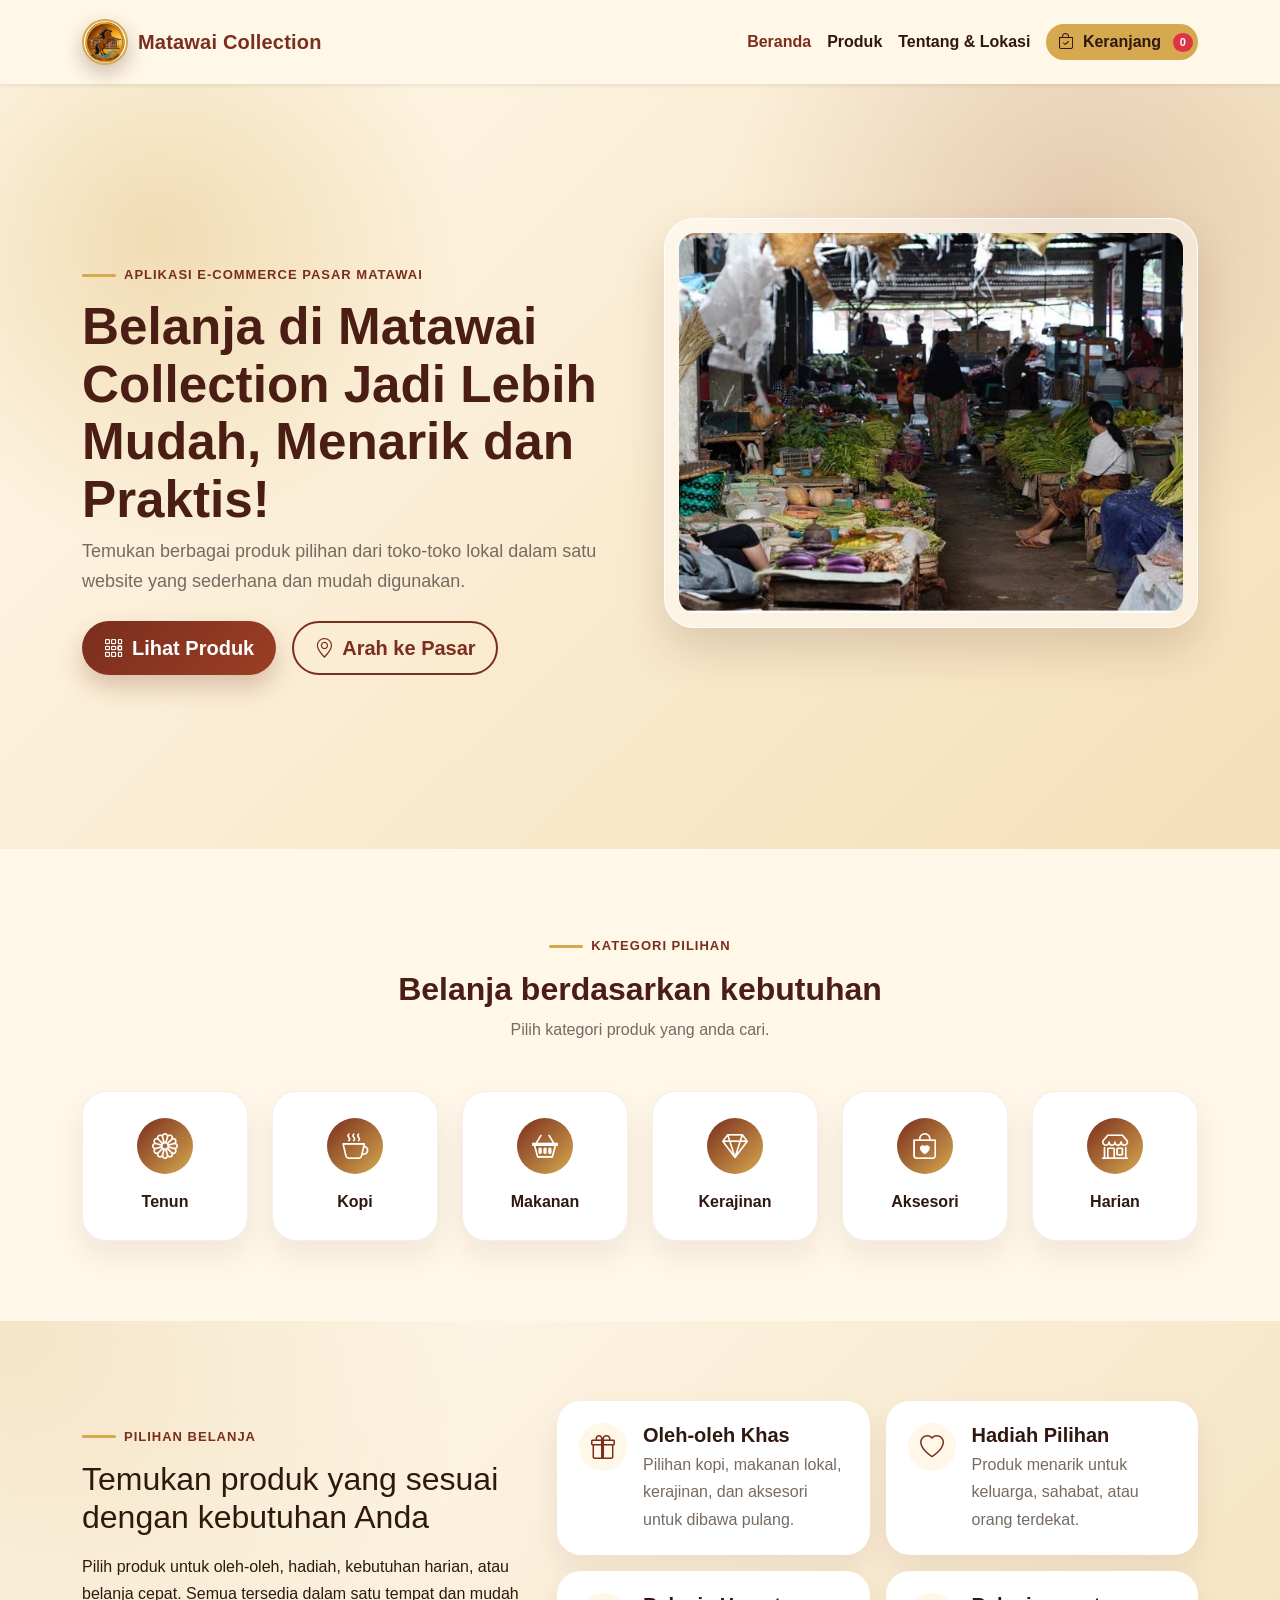
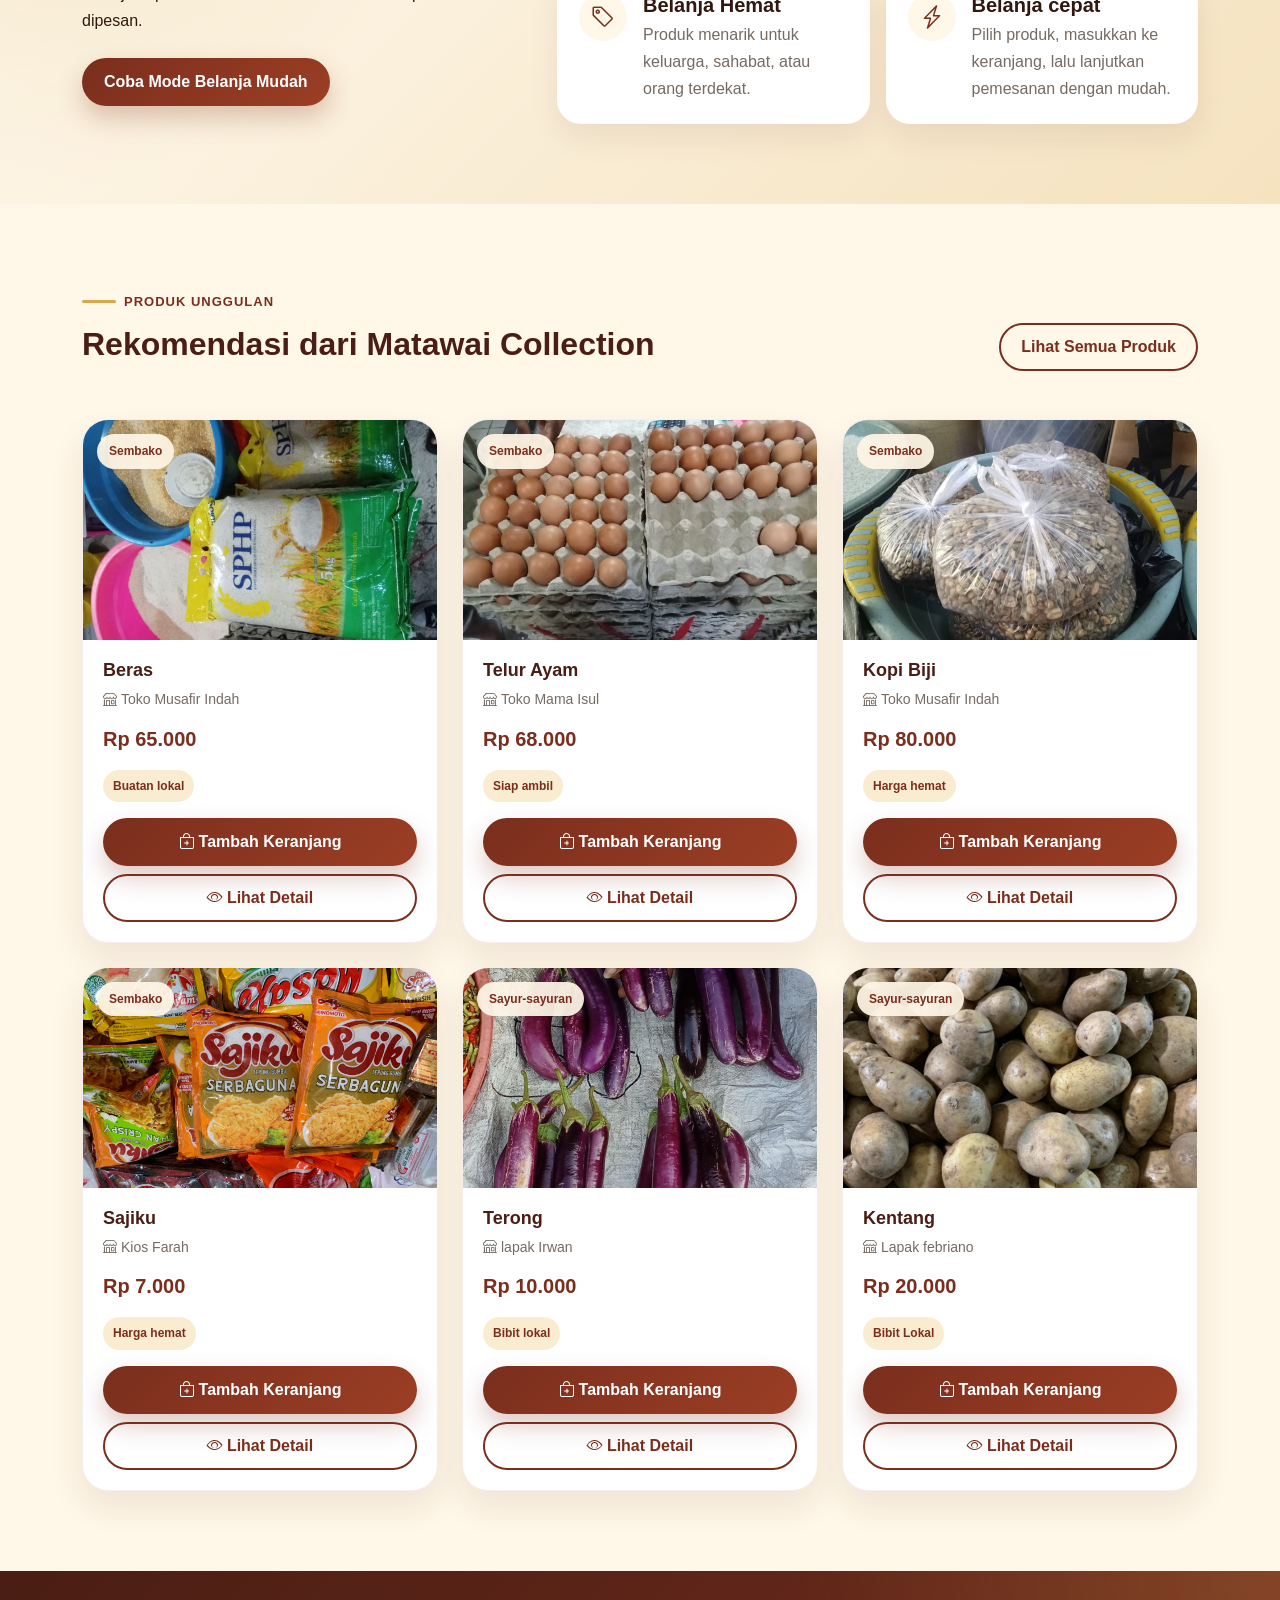
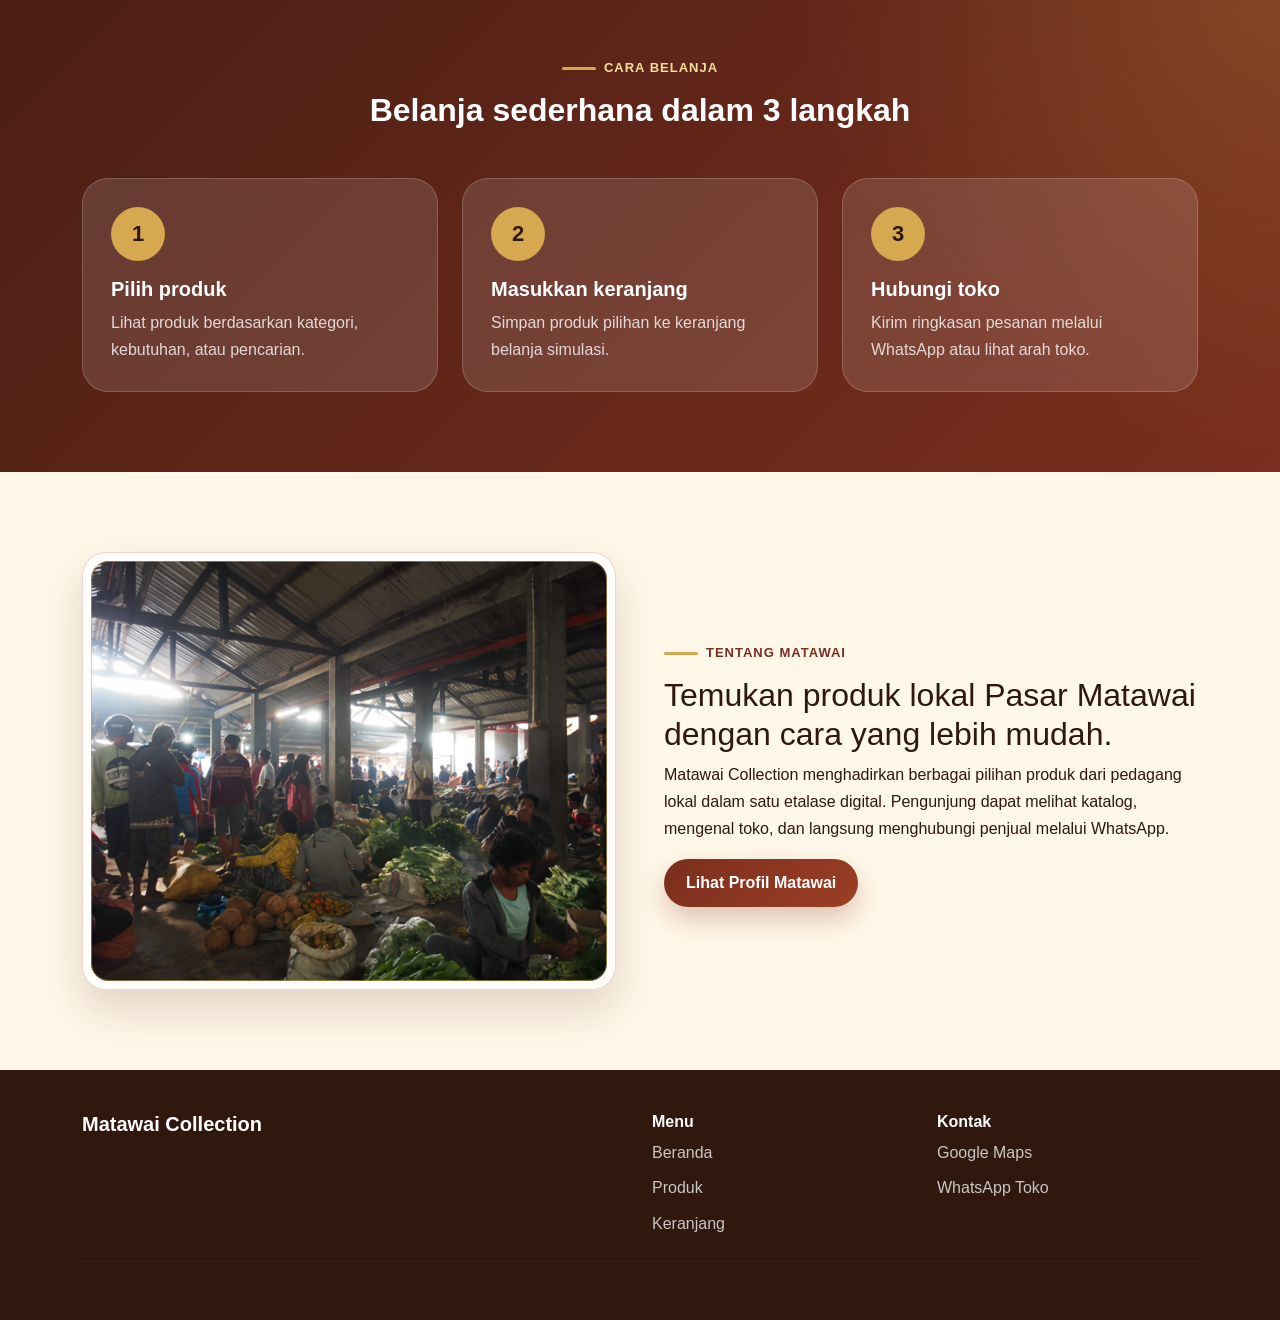
<file: matawai_collection_frontend/matawai_collection_frontend/index.html>
<!doctype html>
<html lang="id">
<head>
  <meta charset="utf-8">
  <meta name="viewport" content="width=device-width, initial-scale=1">
  <title>Matawai Collection | Etalase Digital Pasar Matawai</title>

  <!-- Bootstrap CSS -->
  <link href="https://cdn.jsdelivr.net/npm/bootstrap@5.3.3/dist/css/bootstrap.min.css" rel="stylesheet"><!-- Memuat Bootstrap CSS dari CDN untuk layout dan komponen responsif -->


  <!-- Bootstrap Icons -->
  <link href="https://cdn.jsdelivr.net/npm/bootstrap-icons@1.11.3/font/bootstrap-icons.css" rel="stylesheet"><!-- Memuat Bootstrap Icons untuk ikon pada tombol dan menu -->


  <!-- CSS Custom -->
  <link rel="stylesheet" href="css/style.css"><!-- Memuat CSS custom untuk desain Matawai Collection -->
</head> <!-- Menutup bagian head -->
<body><!-- Membuka isi halaman yang terlihat di browser -->

  <!-- Navbar -->
  <nav class="navbar navbar-expand-lg navbar-light bg-cream sticky-top shadow-sm"><!-- Membuat navbar utama yang responsif -->
    <div class="container"><!-- Bootstrap: membatasi lebar konten dan memberi jarak kanan kiri -->   
      <a class="navbar-brand brand-logo" href="index.html"><!-- Link menuju halaman index.html -->
      <span class="brand-mark"> <!-- Membuat elemen kecil untuk teks, ikon, atau badge -->
      <img src="img/logo-matawai.png" alt="Logo Matawai Collection"><!-- Menampilkan gambar dari folder img -->
     </span><!-- Menutup elemen span -->
      <span>Matawai Collection</span><!-- Membuat elemen kecil untuk teks, ikon, atau badge -->
      </a><!-- Menutup elemen tautan -->

      <button class="navbar-toggler" type="button" data-bs-toggle="collapse" data-bs-target="#menuNavbar"><!-- Tombol Bootstrap untuk membuka atau menutup menu/modal -->
        <span class="navbar-toggler-icon"></span> <!-- Bootstrap: ikon hamburger bawaan -->
      </button><!-- Menutup elemen tombol -->


      <div class="collapse navbar-collapse" id="menuNavbar"><!-- ID untuk target collapse navbar Bootstrap -->
        <ul class="navbar-nav ms-auto mb-2 mb-lg-0 align-items-lg-center"><!-- Bootstrap: daftar menu navigasi; Bootstrap: mendorong elemen ke kanan secara otomatis -->
          <li class="nav-item"><a class="nav-link active" href="index.html">Beranda</a></li><!-- Bootstrap: item di dalam menu navigasi -->
          <li class="nav-item"><a class="nav-link" href="produk.html">Produk</a></li><!-- Bootstrap: item di dalam menu navigasi -->
          <li class="nav-item"><a class="nav-link" href="tentang.html">Tentang & Lokasi</a></li><!-- Bootstrap: item di dalam menu navigasi -->
          <li class="nav-item ms-lg-2"> <!-- Bootstrap: item di dalam menu navigasi; Bootstrap: margin kiri pada layar besar -->
            <a class="btn btn-gold position-relative" href="keranjang.html"><!-- Link menuju halaman keranjang.html -->
              <i class="bi bi-bag-check me-1"></i> Keranjang  <!-- Menampilkan ikon dari Bootstrap Icons -->
              <span class="cart-count badge rounded-pill text-bg-danger">0</span><!-- Bootstrap: label kecil untuk angka/status; Bootstrap: membuat bentuk sangat bulat -->
            </a><!-- Menutup elemen tautan -->
          </li> <!-- Menutup item daftar -->
        </ul><!-- Menutup daftar menu -->
      </div><!-- Menutup pembungkus div -->
    </div><!-- Menutup pembungkus div -->
  </nav><!-- Menutup navbar utama -->

  <!-- Hero -->
 <!-- Hero -->
<header class="hero-section"> <!-- Membuka bagian header atau hero halaman -->
  <div class="container"> <!-- Bootstrap: membatasi lebar konten dan memberi jarak kanan kiri -->
    <div class="row align-items-center g-5"> <!-- Bootstrap: membuat baris grid; Bootstrap: meratakan elemen di tengah secara vertikal -->

      <div class="col-lg-6"><!-- Bootstrap: kolom 6 dari 12 bagian pada layar besar -->
        <span class="eyebrow">Aplikasi E-commerce Pasar Matawai</span>  <!-- Membuat elemen kecil untuk teks, ikon, atau badge -->

        <h1 class="hero-title"><!-- Menampilkan judul atau subjudul pada halaman -->
          Belanja di Matawai Collection Jadi Lebih Mudah, Menarik dan Praktis! <!-- Teks konten yang ditampilkan kepada pengguna -->
        </h1><!-- Menutup elemen judul -->

        <p class="hero-text"><!-- Menampilkan paragraf teks informasi -->
          Temukan berbagai produk pilihan dari toko-toko lokal dalam satu website yang sederhana dan mudah digunakan. <!-- Teks konten yang ditampilkan kepada pengguna -->
        </p><!-- Menutup paragraf -->

        <div class="d-flex flex-column flex-sm-row gap-3 mt-4"> <!-- Bootstrap: mengaktifkan flexbox; Bootstrap: susunan flex secara vertikal -->
          <a href="produk.html" class="btn btn-main btn-lg"><!-- Link menuju halaman produk.html -->
            <i class="bi bi-grid-3x3-gap me-2"></i>Lihat Produk <!-- Menampilkan ikon dari Bootstrap Icons -->
          </a><!-- Menutup elemen tautan -->

          <a href="tentang.html#lokasi" class="btn btn-outline-main btn-lg"><!-- Link menuju halaman tentang.html#lokasi -->
            <i class="bi bi-geo-alt me-2"></i>Arah ke Pasar<!-- Menampilkan ikon dari Bootstrap Icons -->
          </a><!-- Menutup elemen tautan -->
        </div><!-- Menutup pembungkus div -->
      </div><!-- Menutup pembungkus div -->

      <div class="col-lg-6">
        <div class="hero-card">
          <img 
            src="img/cuplikanpasarmatawai.jpeg" 
            alt="Ilustrasi Pasar Matawai" 
            class="img-fluid rounded-4">

          </div>
        </div>
      </div>

    </div>
  </div>
</header>

  <!-- Kategori -->
  <section class="section-padding">
    <div class="container">
      <div class="section-heading text-center">
        <span class="eyebrow">Kategori pilihan</span>
        <h2>Belanja berdasarkan kebutuhan</h2>
        <p>Pilih kategori produk yang anda cari.</p>
      </div>

      <div class="row g-4 mt-2">
        <div class="col-6 col-md-4 col-lg-2">
          <a class="category-card" href="produk.html?kategori=Tenun">
            <i class="bi bi-flower1"></i>
            <span>Tenun</span>
          </a>
        </div>
        <div class="col-6 col-md-4 col-lg-2">
          <a class="category-card" href="produk.html?kategori=Kopi">
            <i class="bi bi-cup-hot"></i>
            <span>Kopi</span>
          </a>
        </div>
        <div class="col-6 col-md-4 col-lg-2">
          <a class="category-card" href="produk.html?kategori=Makanan">
            <i class="bi bi-basket2"></i>
            <span>Makanan</span>
          </a>
        </div>
        <div class="col-6 col-md-4 col-lg-2">
          <a class="category-card" href="produk.html?kategori=Kerajinan">
            <i class="bi bi-gem"></i>
            <span>Kerajinan</span>
          </a>
        </div>
        <div class="col-6 col-md-4 col-lg-2">
          <a class="category-card" href="produk.html?kategori=Aksesori">
            <i class="bi bi-bag-heart"></i>
            <span>Aksesori</span>
          </a>
        </div>
        <div class="col-6 col-md-4 col-lg-2">
          <a class="category-card" href="produk.html?kategori=Produk Harian">
            <i class="bi bi-shop"></i>
            <span>Harian</span>
          </a>
        </div>
      </div>
    </div>
  </section>

  <!-- Inovasi Mode Belanja Mudah -->
  <section class="section-padding bg-soft">
    <div class="container">
      <div class="row align-items-center g-4">
        <div class="col-lg-5">
          <span class="eyebrow">Pilihan Belanja</span>
          <h2 class="mb-3">Temukan produk yang sesuai dengan kebutuhan Anda</h2>
          <p>
            Pilih produk untuk oleh-oleh, hadiah, kebutuhan harian, atau belanja cepat. Semua tersedia dalam satu tempat dan mudah dipesan.
          </p>
          <a href="produk.html?mode=Oleh-oleh" class="btn btn-main mt-2">
            Coba Mode Belanja Mudah
          </a>
        </div>

        <div class="col-lg-7">
          <div class="row g-3">
            <div class="col-md-6">
              <a href="produk.html?mode=Oleh-oleh" class="need-card">
                <i class="bi bi-gift"></i>
                <div>
                  <h5>Oleh-oleh Khas</h5>
                  <p>Pilihan kopi, makanan lokal, kerajinan, dan aksesori untuk dibawa pulang.</p>
                </div>
              </a>
            </div>
            <div class="col-md-6">
              <a href="produk.html?mode=Hadiah" class="need-card">
                <i class="bi bi-heart"></i>
                <div>
                  <h5>Hadiah Pilihan</h5>
                  <p>Produk menarik untuk keluarga, sahabat, atau orang terdekat.</p>
                </div>
              </a>
            </div>
            <div class="col-md-6">
              <a href="produk.html?mode=Murah" class="need-card">
                <i class="bi bi-tag"></i>
                <div>
                  <h5>Belanja Hemat</h5>
                  <p>Produk menarik untuk keluarga, sahabat, atau orang terdekat.</p>
                </div>
              </a>
            </div>
            <div class="col-md-6">
              <a href="produk.html?mode=Cepat" class="need-card">
                <i class="bi bi-lightning-charge"></i>
                <div>
                  <h5>Belanja cepat</h5>
                  <p>Pilih produk, masukkan ke keranjang, lalu lanjutkan pemesanan dengan mudah.</p>
                </div>
              </a>
            </div>
          </div>
        </div>
      </div>
    </div>
  </section>

  <!-- Produk Unggulan -->
  <section class="section-padding">
    <div class="container">
      <div class="section-heading d-flex flex-column flex-md-row justify-content-between align-items-md-end gap-3">
        <div>
          <span class="eyebrow">Produk unggulan</span>
          <h2>Rekomendasi dari Matawai Collection</h2>
        </div>
        <a href="produk.html" class="btn btn-outline-main">Lihat Semua Produk</a>
      </div>

      <div class="row g-4 mt-2" id="featuredProducts"></div>
    </div>
  </section>

  <!-- Cara Belanja -->
  <section class="section-padding bg-brown text-white">
    <div class="container">
      <div class="section-heading text-center text-white">
        <span class="eyebrow light">Cara belanja</span>
        <h2>Belanja sederhana dalam 3 langkah</h2>
      </div>

      <div class="row g-4 mt-2">
        <div class="col-md-4">
          <div class="step-card">
            <span>1</span>
            <h5>Pilih produk</h5>
            <p>Lihat produk berdasarkan kategori, kebutuhan, atau pencarian.</p>
          </div>
        </div>
        <div class="col-md-4">
          <div class="step-card">
            <span>2</span>
            <h5>Masukkan keranjang</h5>
            <p>Simpan produk pilihan ke keranjang belanja simulasi.</p>
          </div>
        </div>
        <div class="col-md-4">
          <div class="step-card">
            <span>3</span>
            <h5>Hubungi toko</h5>
            <p>Kirim ringkasan pesanan melalui WhatsApp atau lihat arah toko.</p>
          </div>
        </div>
      </div>
    </div>
  </section>

  <!-- Tentang Singkat -->
  <section class="section-padding">
    <div class="container">
      <div class="row align-items-center g-5">
        <div class="col-lg-6">
          <div class="matawai-photo-frame">
            <img src="img/matawai-pict.jpeg" alt="Produk Matawai">
          </div>
        </div>   
        <div class="col-lg-6">
          <span class="eyebrow">Tentang Matawai</span>
          <h2>Temukan produk lokal Pasar Matawai dengan cara yang lebih mudah.</h2>
          <p>
            Matawai Collection menghadirkan berbagai pilihan produk dari pedagang lokal dalam satu etalase digital. Pengunjung dapat melihat katalog, mengenal toko, dan langsung menghubungi penjual melalui WhatsApp.
          </p>
          <a href="tentang.html" class="btn btn-main">Lihat Profil Matawai</a>
        </div>
      </div>
    </div>
  </section>

  <!-- Footer -->
  <footer class="footer-section">
    <div class="container">
      <div class="row g-4">
        <div class="col-md-6">
          <h5>Matawai Collection</h5>
        </div>
        <div class="col-md-3">
          <h6>Menu</h6>
          <a href="index.html">Beranda</a>
          <a href="produk.html">Produk</a>
          <a href="keranjang.html">Keranjang</a>
        </div>
        <div class="col-md-3">
          <h6>Kontak</h6>
          <a href="tentang.html#lokasi">Google Maps</a>
          <a href="https://wa.me/6281234567890" target="_blank">WhatsApp Toko</a>
        </div>
      </div>
      <hr>
    </div>
  </footer>

  <!-- Modal Detail Produk -->
  <div class="modal fade" id="productModal" tabindex="-1">
    <div class="modal-dialog modal-lg modal-dialog-centered">
      <div class="modal-content modal-custom">
        <div class="modal-header">
          <h5 class="modal-title" id="modalProductTitle">Detail Produk</h5>
          <button type="button" class="btn-close" data-bs-dismiss="modal"></button>
        </div>
        <div class="modal-body" id="modalProductBody"></div>
      </div>
    </div>
  </div>

  <!-- Bootstrap JavaScript -->
  <script src="https://cdn.jsdelivr.net/npm/bootstrap@5.3.3/dist/js/bootstrap.bundle.min.js"></script>

  <!-- Data dan Script -->
  <script src="js/data.js"></script>
  <script src="js/app.js"></script>
</body>
</html>
</file>
<file: matawai_collection_frontend/matawai_collection_frontend/css/style.css>
/* =========================================================
   Matawai Collection
   Website e-commerce sederhana berbasis front end
   Teknologi: HTML, CSS, JavaScript, Bootstrap
   ========================================================= */

/* Warna utama website */
:root {
  --merah-coklat: #7A2E1D;
  --merah-coklat-gelap: #4A1E14;
  --emas: #D6A84F;
  --emas-muda: #F6DE9D;
  --cream: #FFF7E8;
  --cream-tua: #F3E3C3;
  --coklat-tua: #30180F;
  --abu: #766A61;
  --putih: #FFFFFF;
  --bayangan: 0 18px 45px rgba(74, 30, 20, 0.13);
}

/* Reset sederhana */
* {
  box-sizing: border-box;
}

body {
  margin: 0;
  font-family: Arial, Helvetica, sans-serif;
  color: var(--coklat-tua);
  background: var(--cream);
  line-height: 1.7;
}

a {
  text-decoration: none;
}

img {
  max-width: 100%;
}

/* Background */
.bg-cream {
  background: rgba(255, 247, 232, 0.96);
  backdrop-filter: blur(10px);
}

.bg-soft {
  background:
    radial-gradient(circle at top left, rgba(214, 168, 79, 0.25), transparent 35%),
    linear-gradient(135deg, #fffaf0, #f5e2bf);
}

.bg-brown {
  background:
    radial-gradient(circle at top right, rgba(214, 168, 79, 0.22), transparent 35%),
    linear-gradient(135deg, var(--merah-coklat-gelap), var(--merah-coklat));
}

.section-padding {
  padding: 80px 0;
}

.shadow-soft {
  box-shadow: var(--bayangan);
}

/* Navbar */
.navbar {
  padding: 14px 0;
}

.brand-logo {
  display: inline-flex;
  align-items: center;
  gap: 10px;
  color: var(--merah-coklat) !important;
  font-weight: 800;
  letter-spacing: 0.2px;
}

.brand-mark {
  width: 46px;
  height: 46px;
  border-radius: 50%;
  display: inline-flex;
  align-items: center;
  justify-content: center;
  background: var(--putih);
  overflow: hidden;
  box-shadow: 0 8px 20px rgba(74, 30, 20, 0.28);
  border: 2px solid var(--emas);
}

.brand-mark img {
  width: 100%;
  height: 100%;
  object-fit: cover;
}

.nav-link {
  font-weight: 700;
  color: var(--coklat-tua);
}

.nav-link:hover,
.nav-link.active {
  color: var(--merah-coklat) !important;
}

/* Tombol */
.btn-main {
  background: linear-gradient(135deg, var(--merah-coklat), #9C3E25);
  color: var(--putih);
  border: none;
  border-radius: 999px;
  font-weight: 700;
  padding: 12px 22px;
  box-shadow: 0 12px 24px rgba(122, 46, 29, 0.25);
}

.btn-main:hover {
  background: linear-gradient(135deg, var(--merah-coklat-gelap), var(--merah-coklat));
  color: var(--putih);
  transform: translateY(-1px);
}

.btn-outline-main {
  color: var(--merah-coklat);
  border: 2px solid var(--merah-coklat);
  border-radius: 999px;
  font-weight: 700;
  padding: 10px 20px;
  background: transparent;
}

.btn-outline-main:hover {
  background: var(--merah-coklat);
  color: var(--putih);
}

.btn-gold {
  background: var(--emas);
  color: var(--coklat-tua);
  border-radius: 999px;
  font-weight: 800;
  border: none;
}

.btn-gold:hover {
  background: #c8983e;
  color: var(--coklat-tua);
}

/* Badge keranjang */
.cart-count {
  position: absolute;
  top: -7px;
  right: -7px;
  font-size: 11px;
}

/* Hero */
.hero-section {
  padding: 90px 0;
  min-height: 85vh;
  display: flex;
  align-items: center;
  background:
    radial-gradient(circle at 12% 20%, rgba(214, 168, 79, 0.32), transparent 24%),
    radial-gradient(circle at 84% 18%, rgba(122, 46, 29, 0.17), transparent 28%),
    linear-gradient(135deg, #fff8ea, #f5dfb8);
  overflow: hidden;
}

.eyebrow {
  display: inline-flex;
  align-items: center;
  gap: 8px;
  color: var(--merah-coklat);
  font-weight: 800;
  letter-spacing: 1px;
  text-transform: uppercase;
  font-size: 13px;
  margin-bottom: 12px;
}

.eyebrow::before {
  content: "";
  width: 34px;
  height: 3px;
  background: var(--emas);
  border-radius: 999px;
}

.eyebrow.light {
  color: var(--emas-muda);
}

.hero-title {
  font-size: clamp(34px, 4vw, 54px);
  line-height: 1.12;
  font-weight: 900;
  color: var(--merah-coklat-gelap);
}

.hero-text {
  font-size: 18px;
  color: var(--abu);
  max-width: 580px;
}

.hero-mini-info {
  display: flex;
  flex-wrap: wrap;
  gap: 14px;
}

.hero-mini-info div {
  min-width: 120px;
  padding: 14px 18px;
  background: rgba(255, 255, 255, 0.7);
  border: 1px solid rgba(122, 46, 29, 0.1);
  border-radius: 18px;
}

.hero-mini-info strong {
  display: block;
  font-size: 24px;
  color: var(--merah-coklat);
}

.hero-mini-info span {
  color: var(--abu);
  font-size: 13px;
}

.hero-card {
  position: relative;
  max-width: 560px;
  margin-left: auto;
  margin-right: 0;
  margin-bottom: 48px;
  background: rgba(255, 255, 255, 0.48);
  border: 1px solid rgba(255, 255, 255, 0.85);
  border-radius: 30px;
  padding: 14px;
  box-shadow: 0 22px 45px rgba(74, 30, 20, 0.16);
  overflow: visible;
  transform: translateY(-20px);
}

.hero-card img {
  width: 100%;
  height: 380px;
  object-fit: cover;
  display: block;
  border-radius: 22px;
}

.floating-card {
  position: absolute;
  z-index: 3;
  display: inline-flex;
  align-items: center;
  gap: 10px;
  background: rgba(255, 255, 255, 0.98);
  color: var(--merah-coklat);
  border-radius: 999px;
  padding: 13px 22px;
  font-weight: 900;
  font-size: 18px;
  line-height: 1.2;
  white-space: nowrap;
  box-shadow: 0 14px 30px rgba(74, 30, 20, 0.18);
  border: 1px solid rgba(214, 168, 79, 0.25);
}

.floating-card i {
  color: var(--emas);
  font-size: 22px;
  flex-shrink: 0;
}

/* Posisi badge WhatsApp agar tidak menutupi gambar */
.card-two {
  right: -15px;
  bottom: -60px;
}

/* Section heading */
.section-heading {
  margin-bottom: 24px;
}

.section-heading h2 {
  font-weight: 900;
  color: var(--merah-coklat-gelap);
}

.section-heading p {
  color: var(--abu);
  max-width: 720px;
}

.section-heading.text-center p {
  margin-left: auto;
  margin-right: auto;
}

.text-white .section-heading h2,
.section-heading.text-white h2,
.section-heading.text-white p {
  color: var(--putih);
}

/* Category */
.category-card {
  min-height: 150px;
  background: var(--putih);
  border: 1px solid rgba(122, 46, 29, 0.08);
  border-radius: 24px;
  padding: 22px;
  color: var(--coklat-tua);
  display: flex;
  flex-direction: column;
  align-items: center;
  justify-content: center;
  gap: 14px;
  text-align: center;
  box-shadow: 0 14px 30px rgba(74, 30, 20, 0.08);
  transition: 0.25s ease;
}

.category-card i {
  width: 56px;
  height: 56px;
  border-radius: 50%;
  background: linear-gradient(135deg, var(--merah-coklat), var(--emas));
  display: inline-flex;
  align-items: center;
  justify-content: center;
  color: var(--putih);
  font-size: 26px;
}

.category-card span {
  font-weight: 800;
}

.category-card:hover {
  transform: translateY(-6px);
  color: var(--merah-coklat);
}

/* Mode kebutuhan */
.need-card {
  height: 100%;
  background: var(--putih);
  border-radius: 24px;
  padding: 22px;
  color: var(--coklat-tua);
  display: flex;
  gap: 16px;
  align-items: flex-start;
  box-shadow: 0 14px 30px rgba(74, 30, 20, 0.08);
  transition: 0.25s ease;
}

.need-card:hover {
  transform: translateY(-5px);
  color: var(--coklat-tua);
}

.need-card i {
  min-width: 48px;
  height: 48px;
  border-radius: 50%;
  background: var(--cream);
  color: var(--merah-coklat);
  display: inline-flex;
  align-items: center;
  justify-content: center;
  font-size: 24px;
}

.need-card h5 {
  font-weight: 900;
  margin-bottom: 4px;
}

.need-card p {
  color: var(--abu);
  margin: 0;
}

/* Produk */
.product-card {
  height: 100%;
  background: var(--putih);
  border-radius: 26px;
  overflow: hidden;
  border: 1px solid rgba(122, 46, 29, 0.08);
  box-shadow: 0 16px 34px rgba(74, 30, 20, 0.09);
  transition: 0.25s ease;
}

.product-card:hover {
  transform: translateY(-6px);
}

.product-image-wrap {
  position: relative;
  height: 220px;
  overflow: hidden;
}

.product-image-wrap img {
  width: 100%;
  height: 100%;
  object-fit: cover;
}

.product-badge {
  position: absolute;
  left: 14px;
  top: 14px;
  padding: 7px 12px;
  border-radius: 999px;
  background: rgba(255, 247, 232, 0.92);
  color: var(--merah-coklat);
  font-size: 12px;
  font-weight: 800;
}

.product-body {
  padding: 20px;
}

.product-title {
  font-size: 18px;
  font-weight: 900;
  margin-bottom: 6px;
  color: var(--merah-coklat-gelap);
}

.product-store {
  color: var(--abu);
  font-size: 14px;
  margin-bottom: 10px;
}

.product-price {
  font-size: 20px;
  font-weight: 900;
  color: var(--merah-coklat);
  margin-bottom: 14px;
}

.product-labels {
  display: flex;
  flex-wrap: wrap;
  gap: 7px;
  margin-bottom: 16px;
}

.product-labels span,
.badge-soft {
  display: inline-flex;
  align-items: center;
  padding: 6px 10px;
  border-radius: 999px;
  background: #faecd0;
  color: var(--merah-coklat);
  font-size: 12px;
  font-weight: 800;
}

/* Filter */
.filter-box,
.cart-panel,
.checkout-panel,
.summary-card {
  background: var(--putih);
  border-radius: 28px;
  padding: 24px;
  border: 1px solid rgba(122, 46, 29, 0.08);
}

.form-control,
.form-select,
.input-group-text {
  border-radius: 15px;
  border-color: #ead8b8;
  padding: 12px 14px;
}

.form-control:focus,
.form-select:focus {
  border-color: var(--emas);
  box-shadow: 0 0 0 0.2rem rgba(214, 168, 79, 0.2);
}

.quick-needs {
  display: flex;
  align-items: center;
  flex-wrap: wrap;
  gap: 10px;
}

.quick-title {
  color: var(--abu);
  font-size: 14px;
  font-weight: 700;
}

.btn-need {
  background: #faecd0;
  color: var(--merah-coklat);
  border-radius: 999px;
  font-weight: 800;
}

.btn-need:hover,
.btn-need.active {
  background: var(--merah-coklat);
  color: var(--putih);
}

/* Page header */
.page-header {
  padding: 70px 0;
  background:
    radial-gradient(circle at 15% 20%, rgba(214, 168, 79, 0.3), transparent 25%),
    linear-gradient(135deg, #fff8ea, #f1ddb7);
}

.page-header h1 {
  font-weight: 900;
  color: var(--merah-coklat-gelap);
}

.page-header p {
  color: var(--abu);
  max-width: 760px;
}
/* Header khusus halaman produk dengan background kain tenun */
.product-header {
  position: relative;
  overflow: hidden;
  min-height: 360px;
  padding: 95px 0;
  background:
    linear-gradient(
      90deg,
      rgba(241, 222, 187, 0.96) 0%,
      rgba(207, 176, 120, 0.86) 38%,
      rgba(206, 160, 74, 0.58) 70%,
      rgba(139, 99, 24, 0.36) 100%
    ),
    url("../img/download\ \(4\).jpg");
    box-shadow: 0 10px 25px rgba(73, 29, 19, 0.251);
  z-index: 1;
  background-size: cover;
  background-position: center;
  background-repeat: no-repeat;
}
.product-header::after {
  content: "";
  position: absolute;
  left: 0;
  bottom: -1px;
  width: 100%;
  height: 22px;
  background: linear-gradient(
    to bottom,
    rgba(74, 30, 20, 0.13),
    rgba(74, 30, 20, 0)
  );
  pointer-events: none;
}

.product-header .container {
  position: relative;
  z-index: 2;
}

.product-header h1 {
  max-width: 760px;
  color: var(--merah-coklat-gelap);
  font-weight: 900;
}

.product-header p {
  max-width: 760px;
  color: #30180F;
  font-size: 18px;
}

/* Empty state */
.empty-box {
  text-align: center;
  padding: 60px 20px;
  background: var(--putih);
  border-radius: 26px;
  margin-top: 24px;
  border: 1px dashed rgba(122, 46, 29, 0.25);
}

.empty-box i {
  font-size: 54px;
  color: var(--emas);
  margin-bottom: 12px;
}

.empty-box h4 {
  font-weight: 900;
  color: var(--merah-coklat);
}

/* Modal */
.modal-custom {
  border-radius: 26px;
  overflow: hidden;
  border: none;
}

.modal-product-img {
  width: 100%;
  height: 330px;
  object-fit: cover;
  border-radius: 22px;
}

/* Step */
.step-card {
  height: 100%;
  padding: 28px;
  border-radius: 26px;
  background: rgba(255, 255, 255, 0.12);
  border: 1px solid rgba(255, 255, 255, 0.18);
}

.step-card span {
  width: 54px;
  height: 54px;
  border-radius: 50%;
  background: var(--emas);
  color: var(--coklat-tua);
  display: inline-flex;
  align-items: center;
  justify-content: center;
  font-weight: 900;
  font-size: 22px;
  margin-bottom: 16px;
}

.step-card h5 {
  font-weight: 900;
}

.step-card p {
  color: rgba(255, 255, 255, 0.8);
  margin: 0;
}

/* Keranjang */
.cart-item {
  display: grid;
  grid-template-columns: 94px 1fr auto;
  gap: 16px;
  padding: 16px 0;
  border-bottom: 1px solid #f0dfbf;
}

.cart-item:last-child {
  border-bottom: none;
}

.cart-item img {
  width: 94px;
  height: 94px;
  object-fit: cover;
  border-radius: 18px;
}

.cart-item h5 {
  font-weight: 900;
  margin-bottom: 5px;
}

.cart-item p {
  margin-bottom: 6px;
  color: var(--abu);
}

.qty-control {
  display: inline-flex;
  align-items: center;
  border: 1px solid #ecd8b2;
  border-radius: 999px;
  overflow: hidden;
}

.qty-control button {
  border: none;
  background: var(--cream);
  width: 34px;
  height: 34px;
  font-weight: 900;
  color: var(--merah-coklat);
}

.qty-control span {
  width: 42px;
  text-align: center;
  font-weight: 800;
}

.cart-actions {
  text-align: right;
}

.summary-card h3 {
  font-weight: 900;
  color: var(--merah-coklat-gelap);
  margin-bottom: 18px;
}

.summary-row,
.summary-total {
  display: flex;
  justify-content: space-between;
  gap: 12px;
  padding: 9px 0;
}

.summary-row span {
  color: var(--abu);
}

.summary-total strong {
  font-size: 24px;
  color: var(--merah-coklat);
}

.sticky-summary {
  position: sticky;
  top: 98px;
}

/* Checkout */
.payment-list {
  display: grid;
  gap: 12px;
}

.payment-option {
  cursor: pointer;
}

.payment-option input {
  display: none;
}

.payment-option div {
  border: 2px solid #ecd8b2;
  border-radius: 20px;
  padding: 16px;
  display: grid;
  grid-template-columns: 42px 1fr;
  column-gap: 12px;
  align-items: center;
  background: #fffdf8;
}

.payment-option i {
  grid-row: span 2;
  width: 42px;
  height: 42px;
  border-radius: 50%;
  background: var(--cream);
  color: var(--merah-coklat);
  display: inline-flex;
  align-items: center;
  justify-content: center;
  font-size: 22px;
}

.payment-option strong {
  color: var(--merah-coklat-gelap);
}

.payment-option span {
  color: var(--abu);
  font-size: 14px;
}

.payment-option input:checked + div {
  border-color: var(--merah-coklat);
  background: #fff4df;
}

.payment-info {
  padding: 14px 16px;
  border-radius: 18px;
  background: #fff5dc;
  color: var(--merah-coklat);
  font-weight: 700;
}

/* Tentang */
.info-card,
.shop-card {
  height: 100%;
  background: var(--putih);
  border-radius: 26px;
  padding: 24px;
  box-shadow: 0 14px 30px rgba(74, 30, 20, 0.08);
  border: 1px solid rgba(122, 46, 29, 0.08);
}

.info-card i,
.shop-card i {
  width: 52px;
  height: 52px;
  border-radius: 50%;
  background: linear-gradient(135deg, var(--merah-coklat), var(--emas));
  color: var(--putih);
  display: inline-flex;
  align-items: center;
  justify-content: center;
  font-size: 24px;
  margin-bottom: 14px;
}

.info-card h5,
.shop-card h5 {
  font-weight: 900;
  color: var(--merah-coklat-gelap);
}

.info-card p,
.shop-card p {
  color: var(--abu);
}

.map-box {
  background: var(--putih);
  border-radius: 28px;
  padding: 14px;
}

.map-box iframe {
  width: 100%;
  min-height: 380px;
  border: 0;
  border-radius: 20px;
}
/* Bingkai foto Pasar Matawai di Tentang */
.img-bingkai {
  border: 6px solid var(--merah-coklat);
  outline: 4px solid var(--emas);
  outline-offset: 6px;
  padding: 8px;
  background-color: var(--cream);
  border-radius: 24px;
  box-shadow: 0 18px 45px rgba(74, 30, 20, 0.25);
}
/* Bingkai modern sederhana untuk foto Matawa di Berandai */
.matawai-photo-frame {
  position: relative;
  padding: 8px;
  background: rgba(255, 255, 255, 0.75);
  border: 1.5px solid rgba(122, 46, 29, 0.18);
  border-radius: 24px;
  box-shadow: 0 20px 42px rgba(74, 30, 20, 0.16);
  overflow: hidden;
}

.matawai-photo-frame::before {
  content: "";
  position: absolute;
  inset: 8px;
  border: 1px solid rgba(214, 168, 79, 0.55);
  border-radius: 18px;
  pointer-events: none;
  z-index: 2;
}

.matawai-photo-frame img {
  position: relative;
  z-index: 1;
  width: 100%;
  height: 420px;
  object-fit: cover;
  display: block;
  border-radius: 18px;
}
/* Footer */
.footer-section {
  background: var(--coklat-tua);
  color: rgba(255, 255, 255, 0.82);
  padding: 42px 0;
}

/* Footer */
.footer-section {
  background: var(--coklat-tua);
  color: rgba(255, 255, 255, 0.82);
  padding: 42px 0;
}

.footer-section h5,
.footer-section h6 {
  color: var(--putih);
  font-weight: 900;
}

.footer-section a {
  display: block;
  color: rgba(255, 255, 255, 0.75);
  margin-bottom: 8px;
}

.footer-section a:hover {
  color: var(--emas-muda);
}

.footer-section hr {
  border-color: rgba(255, 255, 255, 0.16);
}
/* QRIS Checkout */
.qris-box {
  padding: 18px;
  border-radius: 24px;
  background: #fffaf0;
  border: 1px solid #ead8b8;
  box-shadow: 0 14px 30px rgba(74, 30, 20, 0.08);
}

.qris-header {
  display: flex;
  justify-content: space-between;
  gap: 14px;
  align-items: flex-start;
  margin-bottom: 14px;
}

.qris-header h5 {
  margin-bottom: 4px;
  font-weight: 900;
  color: var(--merah-coklat-gelap);
}

.qris-header p {
  margin: 0;
  color: var(--abu);
  font-size: 14px;
}

#qrisTimer {
  min-width: 72px;
  text-align: center;
  padding: 8px 12px;
  border-radius: 999px;
  background: var(--merah-coklat);
  color: var(--putih);
  font-weight: 900;
}

.qris-image-wrap {
  background: var(--putih);
  border-radius: 22px;
  padding: 16px;
  text-align: center;
  border: 1px solid rgba(122, 46, 29, 0.12);
}

.qris-image-wrap img {
  width: 100%;
  max-width: 280px;
  display: block;
  margin: 0 auto;
  border-radius: 16px;
}

.qris-note {
  margin-top: 12px;
  margin-bottom: 0;
  color: var(--abu);
  font-size: 14px;
  text-align: center;
}

.qris-expired {
  opacity: 0.45;
  filter: grayscale(100%);
}

/* Responsive */
@media (max-width: 991px) {
  .hero-section {
    padding: 65px 0;
  }

  .floating-card {
    position: static;
    margin-top: 12px;
    justify-content: center;
  }

  .hero-card {
    padding-bottom: 12px;
  }

  .sticky-summary {
    position: static;
  }
}

@media (max-width: 767px) {
  .section-padding {
    padding: 56px 0;  
  }

  .page-header {
    padding: 52px 0;
  }

  .cart-item {
    grid-template-columns: 78px 1fr;
  }

  .cart-item img {
    width: 78px;
    height: 78px;
  }

  .cart-actions {
    grid-column: 1 / -1;
    text-align: left;
  }

  .hero-mini-info div {
    flex: 1;
  }
  
}
</file>
